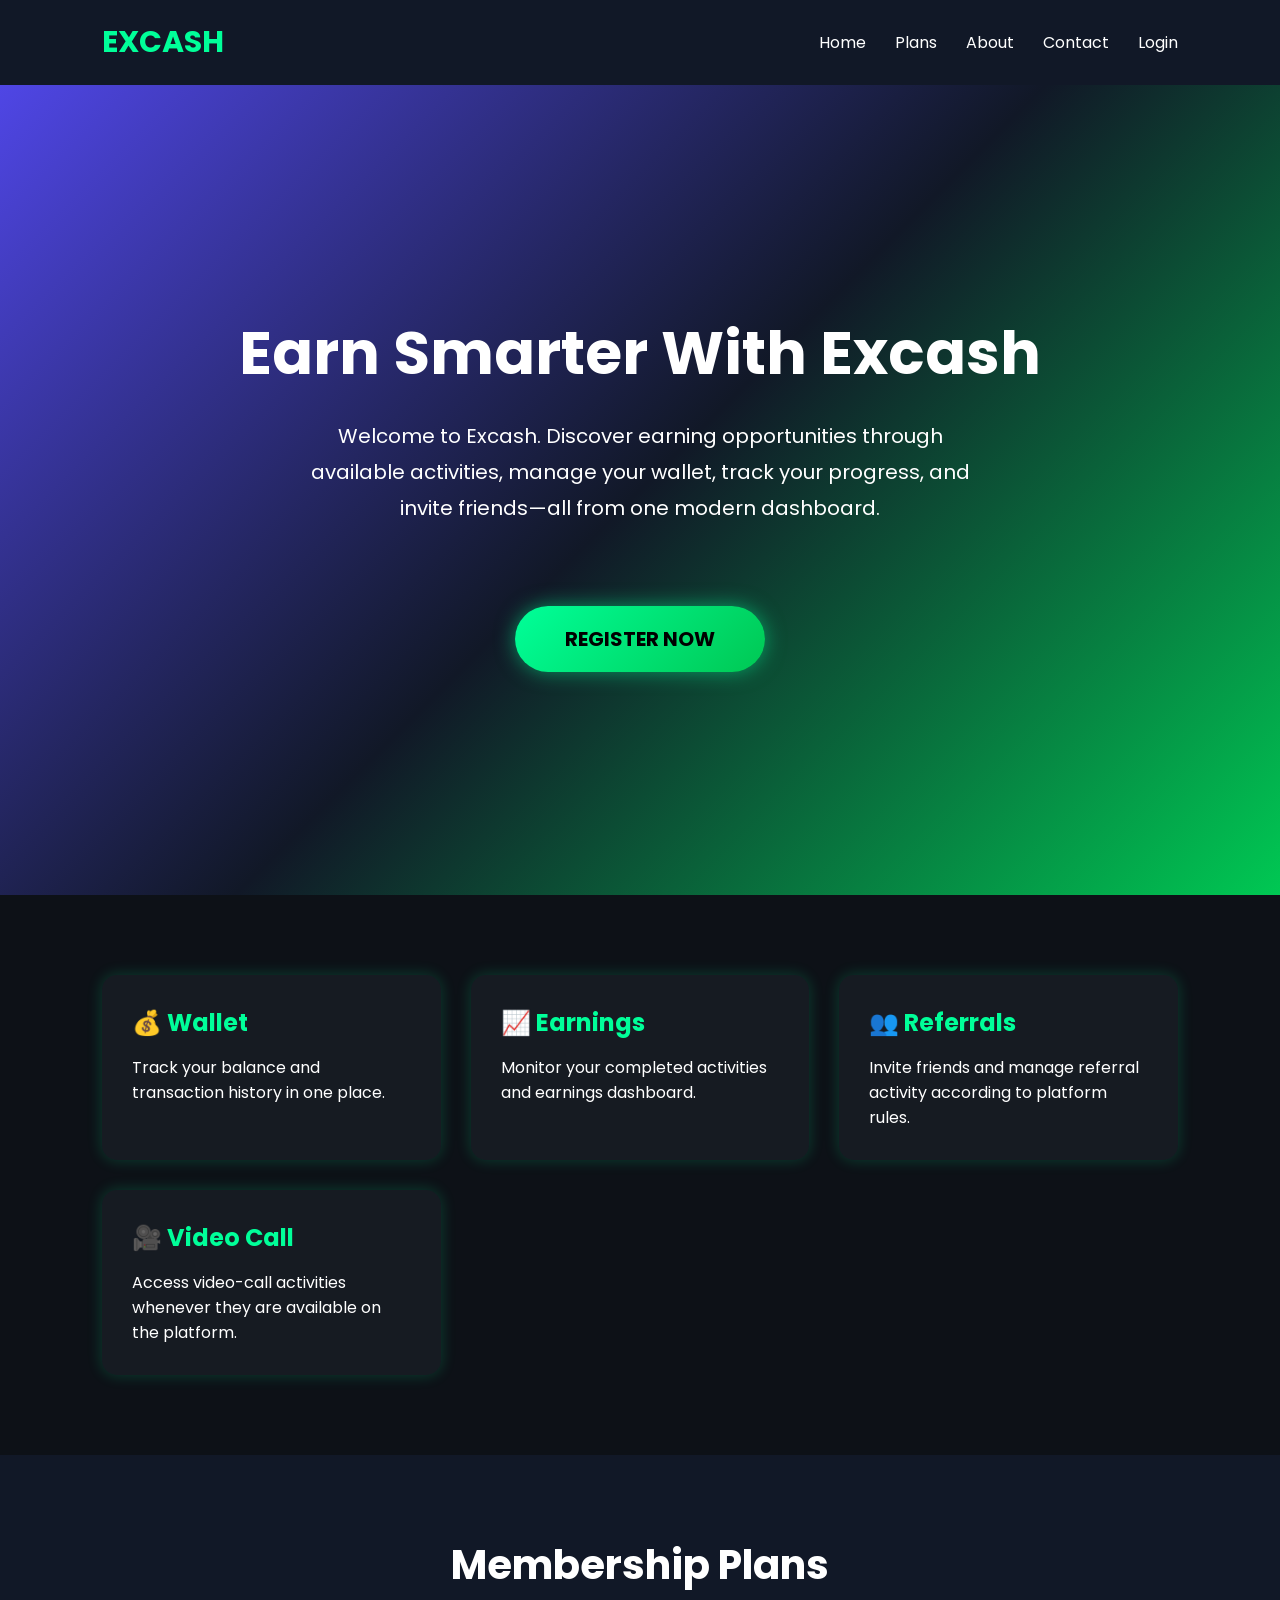
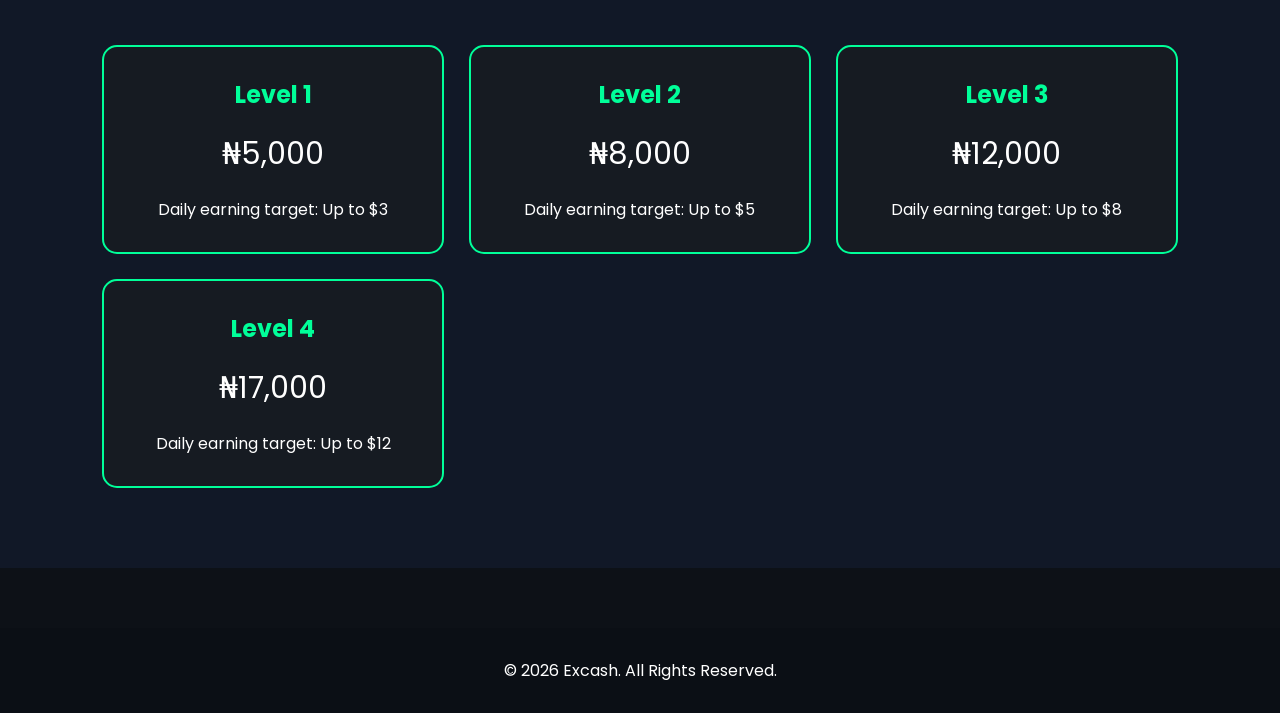
<file: index.html>
<!DOCTYPE html>
<html lang="en">
<head>
<meta charset="UTF-8">
<meta name="viewport" content="width=device-width, initial-scale=1.0">
<title>Excash | Earn Smarter</title>

<link href="https://fonts.googleapis.com/css2?family=Poppins:wght@300;400;600;700&display=swap" rel="stylesheet">

<style>

*{
margin:0;
padding:0;
box-sizing:border-box;
font-family:'Poppins',sans-serif;
}

body{
background:#0d1117;
color:white;
}

header{
display:flex;
justify-content:space-between;
align-items:center;
padding:20px 8%;
background:#111827;
position:sticky;
top:0;
}

.logo{
font-size:30px;
font-weight:700;
color:#00ff99;
}

nav a{
color:white;
text-decoration:none;
margin-left:25px;
transition:.3s;
}

nav a:hover{
color:#00ff99;
}

.hero{

min-height:90vh;

display:flex;

justify-content:center;

align-items:center;

flex-direction:column;

text-align:center;

padding:20px;

background:linear-gradient(135deg,#4f46e5,#111827,#00c853);

}

.hero h1{

font-size:60px;

margin-bottom:20px;

}

.hero p{

max-width:700px;

font-size:20px;

line-height:1.8;

margin-bottom:40px;

}

.btn{

display:inline-block;

padding:15px 40px;

background:#00ff99;

color:black;

border-radius:50px;

text-decoration:none;

font-weight:bold;

transition:.3s;

}

.btn:hover{

transform:scale(1.08);

}

.features{

padding:80px 8%;

display:grid;

grid-template-columns:repeat(auto-fit,minmax(250px,1fr));

gap:30px;

}

.card{

background:#161b22;

padding:30px;

border-radius:15px;

box-shadow:0 0 15px rgba(0,255,153,.2);

transition:.3s;

}

.card:hover{

transform:translateY(-8px);

}

.card h2{

color:#00ff99;

margin-bottom:15px;

}

.plans{

padding:80px 8%;

background:#111827;

}

.title{

text-align:center;

font-size:40px;

margin-bottom:50px;

}

.plan-grid{

display:grid;

grid-template-columns:repeat(auto-fit,minmax(260px,1fr));

gap:25px;

}

.plan{

background:#161b22;

padding:30px;

border-radius:15px;

text-align:center;

border:2px solid #00ff99;

}

.plan h2{

color:#00ff99;

margin-bottom:15px;

}

.price{

font-size:30px;

margin:20px 0;

}

footer{

padding:30px;

text-align:center;

background:#0b0f15;

margin-top:60px;

}

</style>

</head>

<body>

<header>

<div class="logo">EXCASH</div>

<nav>

<a href="#">Home</a>

<a href="#">Plans</a>

<a href="#">About</a>

<a href="#">Contact</a>

<a href="#">Login</a>

</nav>

</header>

<section class="hero">

<h1>Earn Smarter With Excash</h1>

<p>

Welcome to Excash. Discover earning opportunities through available activities, manage your wallet, track your progress, and invite friends—all from one modern dashboard.

</p>

<div style="text-align:center;margin-top:40px;">

<a href="https://excash-earn.github.io/register/">

<button style="
background:linear-gradient(135deg,#00ff99,#00c853);
color:#000;
padding:18px 50px;
font-size:20px;
font-weight:bold;
border:none;
border-radius:50px;
cursor:pointer;
box-shadow:0 0 20px rgba(0,255,153,.5);
transition:.3s;
">

REGISTER NOW

</button>

</a>

</div>

</section>

<section class="features">

<div class="card">

<h2>💰 Wallet</h2>

<p>Track your balance and transaction history in one place.</p>

</div>

<div class="card">

<h2>📈 Earnings</h2>

<p>Monitor your completed activities and earnings dashboard.</p>

</div>

<div class="card">

<h2>👥 Referrals</h2>

<p>Invite friends and manage referral activity according to platform rules.</p>

</div>

<div class="card">

<h2>🎥 Video Call</h2>

<p>Access video-call activities whenever they are available on the platform.</p>

</div>

</section>

<section class="plans">

<h1 class="title">Membership Plans</h1>

<div class="plan-grid">

<div class="plan">

<h2>Level 1</h2>

<div class="price">₦5,000</div>

<p>Daily earning target: Up to $3</p>

</div>

<div class="plan">

<h2>Level 2</h2>

<div class="price">₦8,000</div>

<p>Daily earning target: Up to $5</p>

</div>

<div class="plan">

<h2>Level 3</h2>

<div class="price">₦12,000</div>

<p>Daily earning target: Up to $8</p>

</div>

<div class="plan">

<h2>Level 4</h2>

<div class="price">₦17,000</div>

<p>Daily earning target: Up to $12</p>

</div>

</div>

</section>

<footer>

<p>© 2026 Excash. All Rights Reserved.</p>

</footer>












  
</body>
</html>
</file>
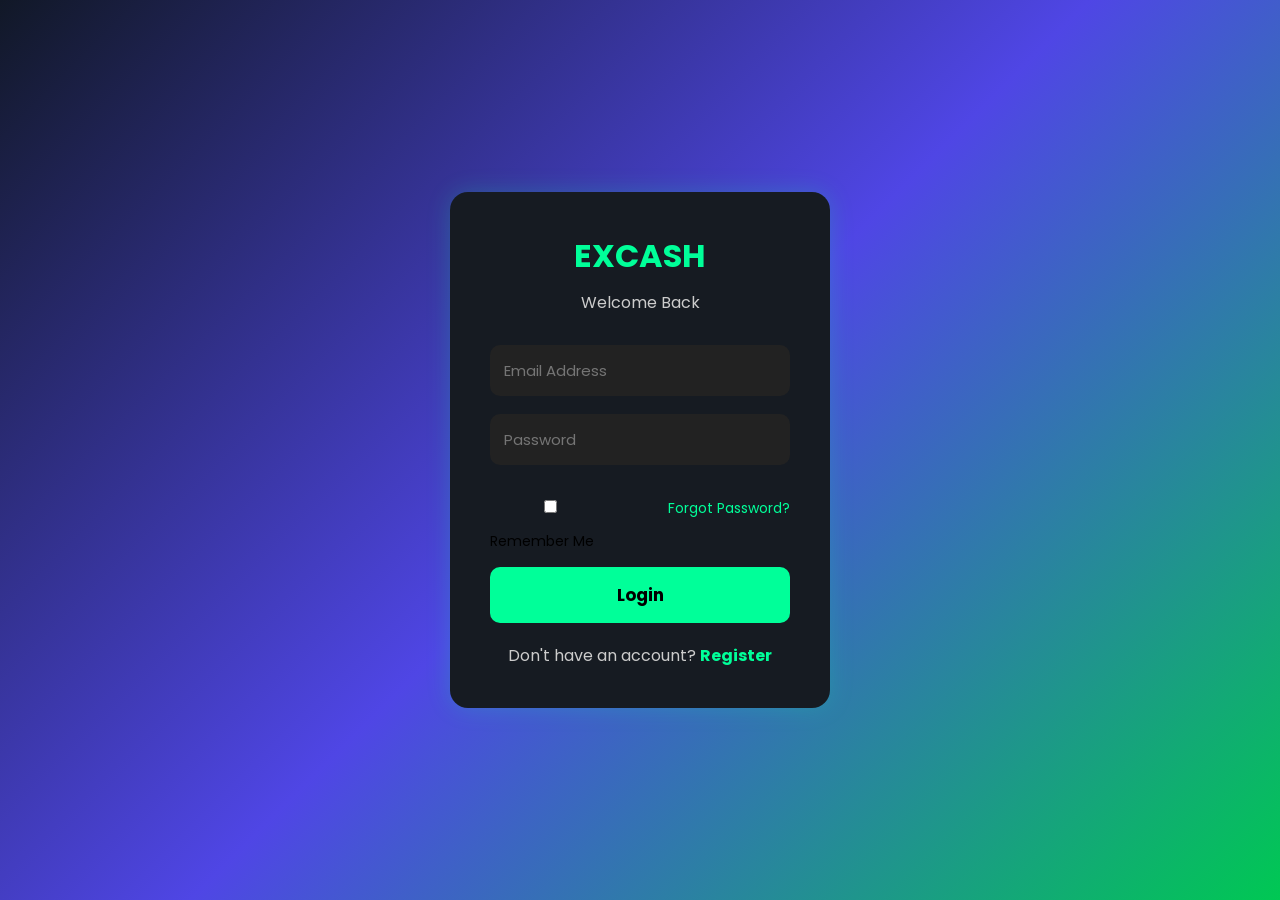
<file: login.html>
<!DOCTYPE html>
<html lang="en">
<head>
<meta charset="UTF-8">
<meta name="viewport" content="width=device-width, initial-scale=1.0">
<title>Excash | Login</title>

<link href="https://fonts.googleapis.com/css2?family=Poppins:wght@300;400;600;700&display=swap" rel="stylesheet">

<style>
*{
margin:0;
padding:0;
box-sizing:border-box;
font-family:'Poppins',sans-serif;
}

body{
background:linear-gradient(135deg,#111827,#4f46e5,#00c853);
display:flex;
justify-content:center;
align-items:center;
height:100vh;
}

.login-box{
width:380px;
background:#161b22;
padding:40px;
border-radius:18px;
box-shadow:0 0 25px rgba(0,255,153,.2);
}

.logo{
text-align:center;
font-size:32px;
font-weight:700;
color:#00ff99;
margin-bottom:10px;
}

.subtitle{
text-align:center;
color:#ccc;
margin-bottom:30px;
}

input{
width:100%;
padding:14px;
margin-bottom:18px;
border:none;
border-radius:10px;
background:#222;
color:#fff;
font-size:15px;
}

input:focus{
outline:2px solid #00ff99;
}

button{
width:100%;
padding:15px;
border:none;
border-radius:10px;
background:#00ff99;
font-size:17px;
font-weight:bold;
cursor:pointer;
}

button:hover{
opacity:.9;
}

.options{
display:flex;
justify-content:space-between;
margin:15px 0;
font-size:14px;
}

.options a{
color:#00ff99;
text-decoration:none;
}

.register{
text-align:center;
margin-top:20px;
color:#ccc;
}

.register a{
color:#00ff99;
text-decoration:none;
font-weight:bold;
}
</style>

</head>
<body>

<div class="login-box">

<div class="logo">EXCASH</div>

<p class="subtitle">Welcome Back</p>

<form>

<input type="email" placeholder="Email Address" required>

<input type="password" placeholder="Password" required>

<div class="options">
<label>
<input type="checkbox">
Remember Me
</label>

<a href="#">Forgot Password?</a>
</div>

<button type="submit">Login</button>

</form>

<div class="register">
Don't have an account?
<a href="register.html">Register</a>
</div>

</div>
  

</body>
</html>
</file>
